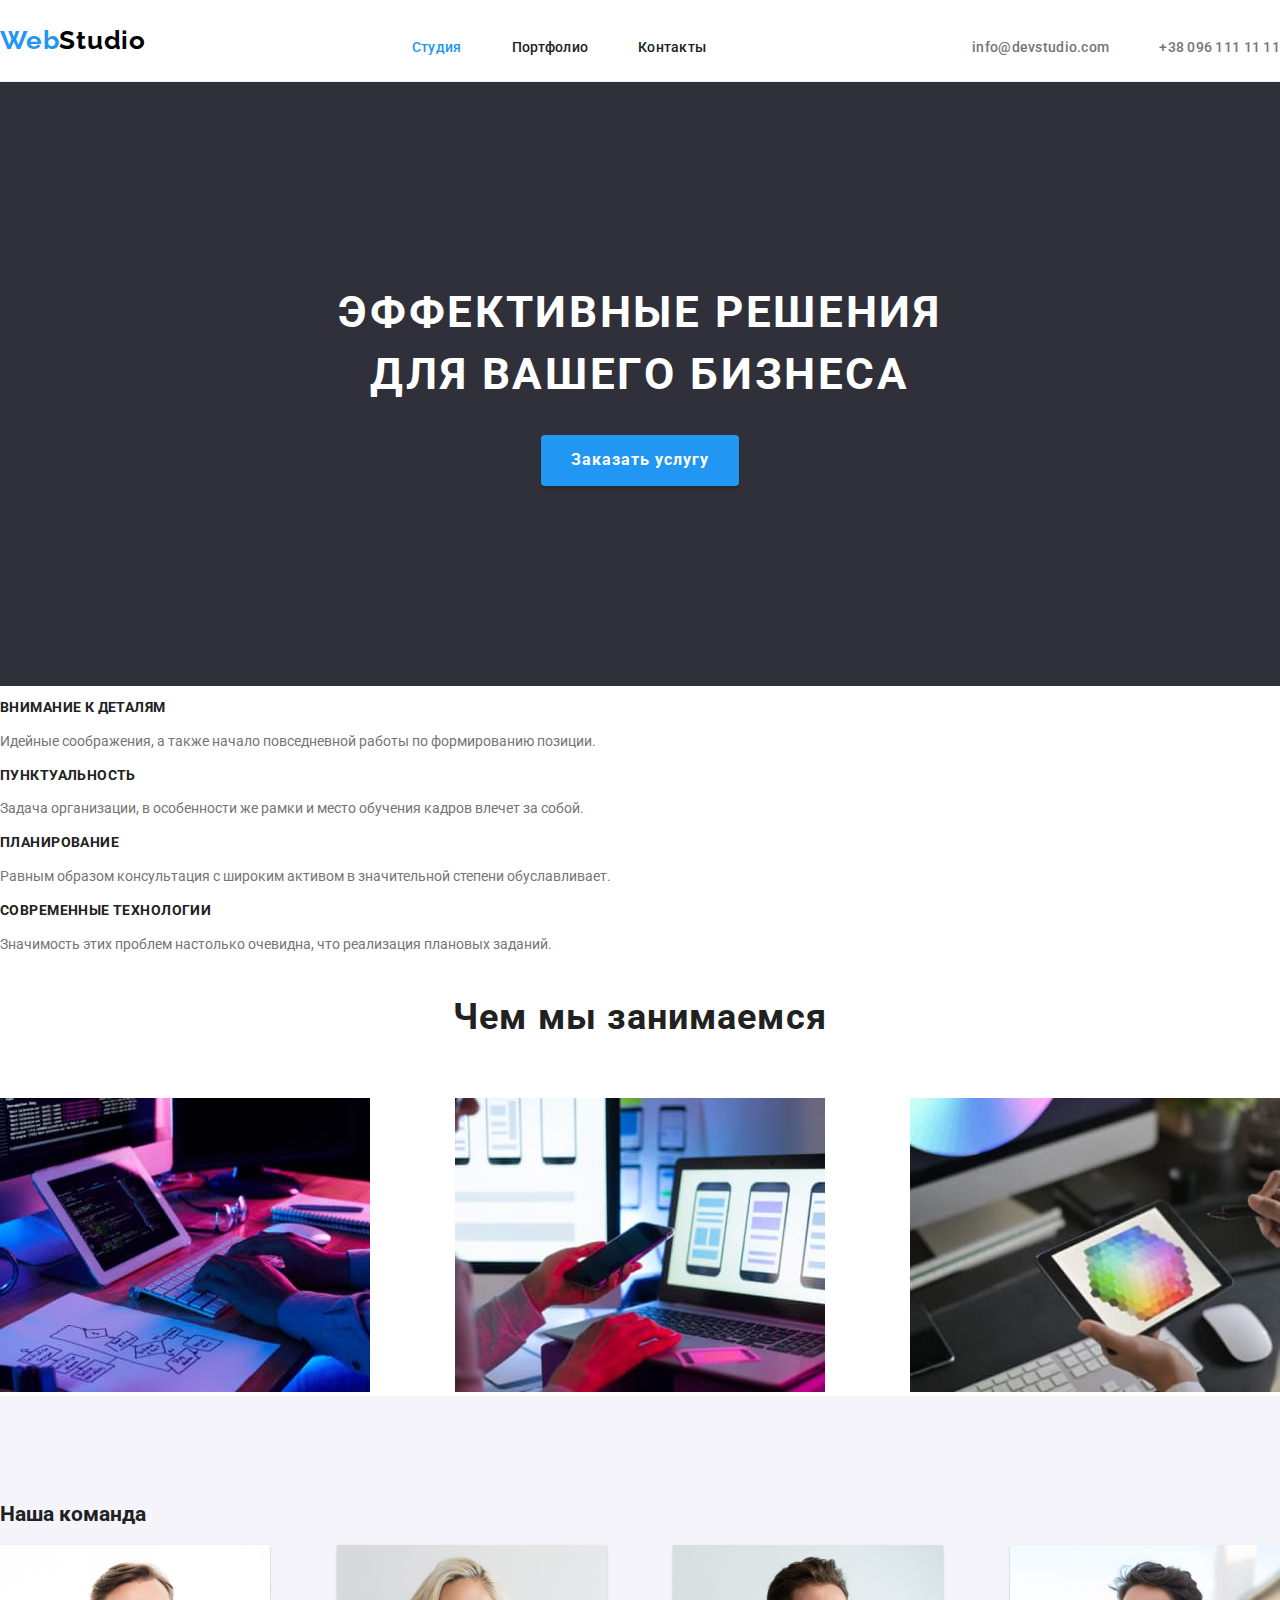
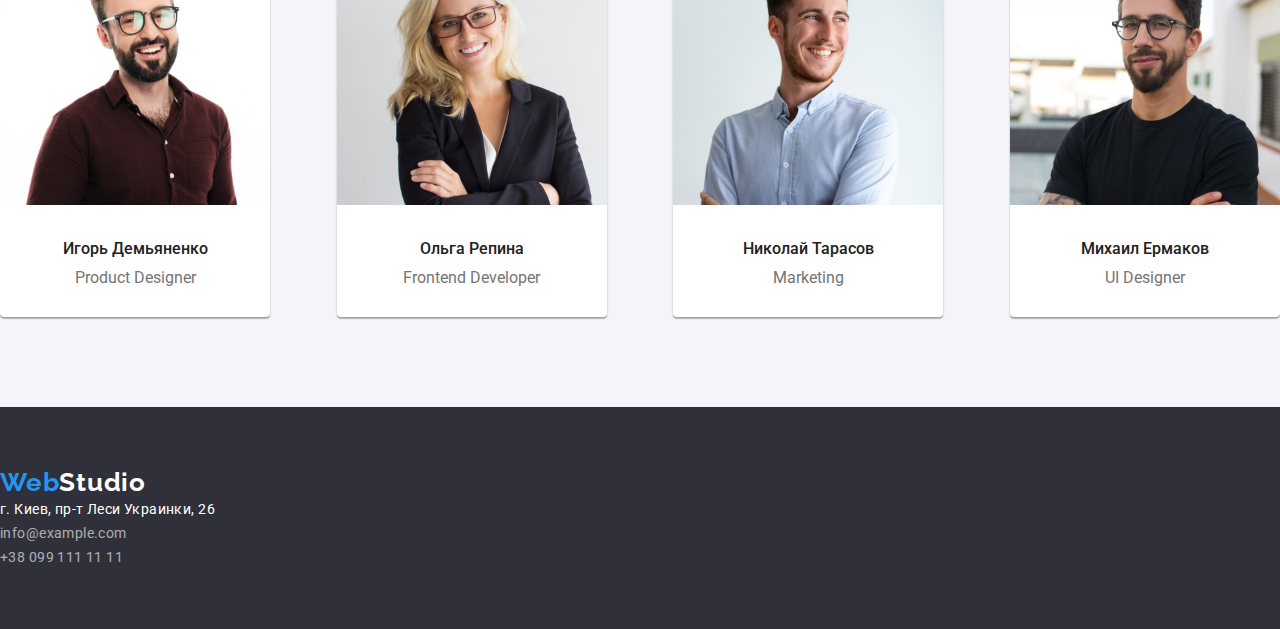
<file: index.html>
<!DOCTYPE html>
<html lang="ru">
<head>
    <meta charset="UTF-8">
    <meta http-equiv="X-UA-Compatible" content="IE=edge">
    <meta name="viewport" content="width=device-width, initial-scale=1.0">
    <link rel="stylesheet" href="./css/styles.css">
    <link rel="preconnect" href="https://fonts.gstatic.com">
    <link href="https://fonts.googleapis.com/css2?family=Raleway:wght@700&family=Roboto:wght@400;500;700;900&display=swap"
        rel="stylesheet">
    <title>Студия-WebStudio</title>
</head>
<body>
    <header class="header row end">
        <a href="index.html" class="header-logo logo"><span>Web</span>Studio</a>
        <nav>
            <ul class="row">
                <li>
                    <a href="index.html" class="page-link active-page">Студия</a>
                </li>
                <li>
                    <a href="portfolio.html" class="page-link">Портфолио</a>
                </li>
                <li>
                    <a href="#" class="page-link">Контакты</a>
                </li>
            </ul>
        </nav>
        <ul class="row">
            <li>
                <a href="mailto:info@devstudio.com" target="_blank" rel="noopener noreferrer" class="link link-hover">info@devstudio.com</a>
            </li>
            <li>
                <a href="tel:+380961111111" target="_blank" rel="noopener noreferrer" class="link link-hover">+38 096 111 11 11</a>
            </li>
        </ul>
    </header>
    <section class="hero">
        <h1 class="hero-title">Эффективные решения <br> для вашего бизнеса</h1>
        <button type="button" class="hero-button">Заказать услугу</button>
    </section>
    <section class="advantages">
        <h2 hidden>Наши преимущества</h2>
        <ul>
            <li>
                <h3 class="point-header">Внимание к деталям</h3>
                <p class="point-value text">Идейные соображения, а также начало повседневной работы по формированию позиции.</p>
            </li>
            <li>
                <h3 class="point-header">Пунктуальность</h3>
                <p class="point-value text">Задача организации, в особенности же рамки и место обучения кадров влечет за собой.</p>
            </li>
            <li>
                <h3 class="point-header">Планирование</h3>
                <p class="point-value text">Равным образом консультация с широким активом в значительной степени обуславливает.</p>
            </li>
            <li>
                <h3 class="point-header">Современные технологии</h3>
                <p class="point-value text">Значимость этих проблем настолько очевидна, что реализация плановых заданий.</p>
            </li>
        </ul>
    </section>
    <section>
        <h2 class="second-title">Чем мы занимаемся</h2>
        <ul class="row">
            <li>
                <img src="./images/what-we-do1.jpg" alt="как бы мы работали над вашим проектом" width="370" height="294">
            </li>
            <li>
                <img src="./images/what-we-do2.jpg" alt="еще один пример работы" width="370" height="294">
            </li>
            <li>
                <img src="./images/what-we-do3.jpg" alt="у нас лучшие дизайнеры" width="370" height="294">
            </li>
        </ul>
    </section>
    <section class="our-team">
        <h2>Наша команда</h2>
        <ul class="row">
            <li class="card">
                <img src="./images/product-designer.jpg" alt="product-designer" width="270" height="260">
                <h3 class="name">Игорь Демьяненко</h3>
                <p lang="en" class="position">Product Designer</p>
            </li>
            <li class="card">
                <img src="./images/frontend-developer.jpg" alt="frontend-developer" width="270" height="260">
                <h3 class="name">Ольга Репина</h3>
                <p lang="en" class="position">Frontend Developer</p>
            </li>
            <li class="card">
                <img src="./images/marketing.jpg " alt="marketing" width="270" height="260">
                <h3 class="name">Николай Тарасов</h3>
                <p lang="en" class="position">Marketing</p>
            </li>
            <li class="card">
                <img src="./images/ui-designer.jpg" alt="ui-designer" width="270" height="260">
                <h3 class="name">Михаил Ермаков</h3>
                <p lang="en" class="position">UI Designer</p>
            </li>
        </ul>
    </section>
    <footer class="footer">
        <a href="index.html" class="logo footer-logo"><span>Web</span>Studio</a>
        <address>
            <ul>
                <li>
                    <a href="https://goo.gl/maps/iHY8PVEZyVwbVwEV8" target="_blank" rel="noopener noreferrer" class="link-hover footer-link address">г. Киев, пр-т Леси Украинки, 26</a>
                </li>
                <li>
                    <a href="mailto:info@example.com" target="_blank" rel="noopener noreferrer" class="link-hover footer-link">info@example.com</a>
                </li>
                <li>
                    <a href="tel:+380991111111" target="_blank" rel="noopener noreferrer" class="link-hover footer-link">+38 099 111 11 11</a>
                </li>
            </ul>
        </address>
    </footer>
</body>
</html>
</file>
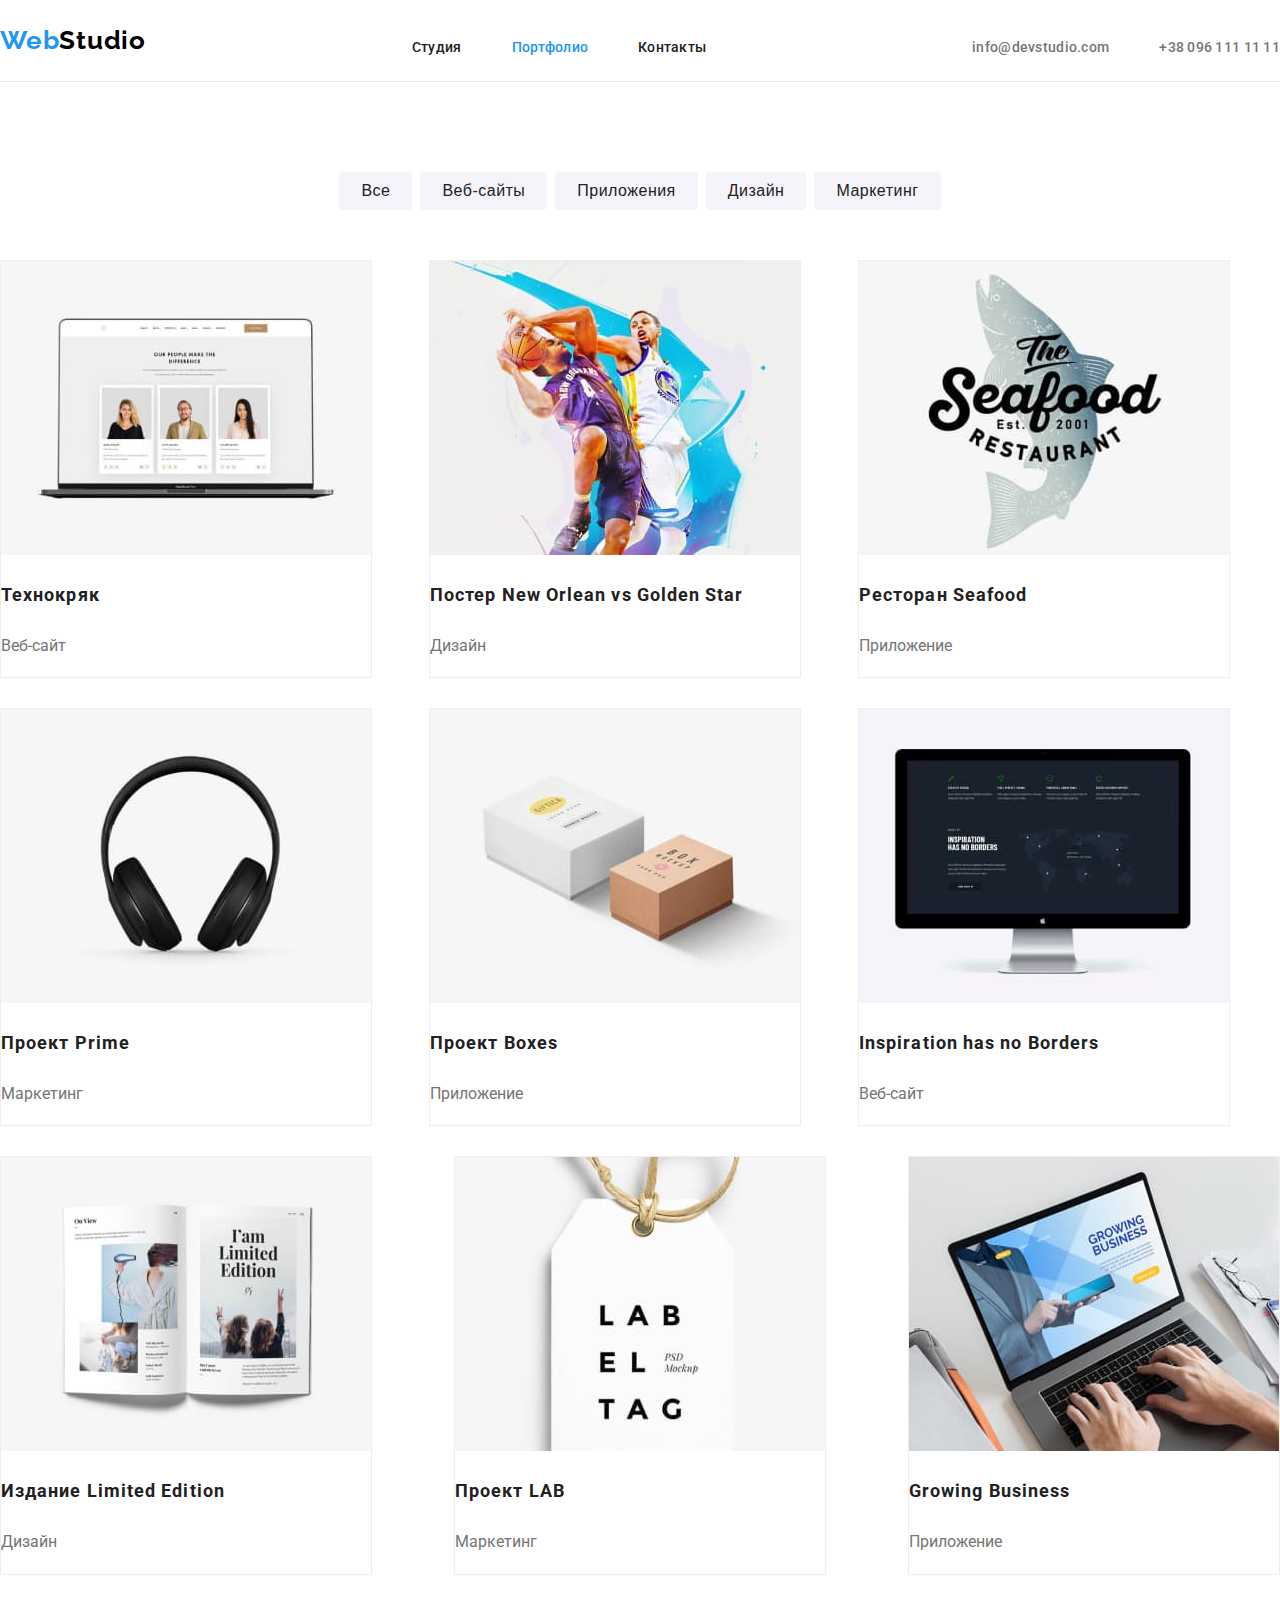
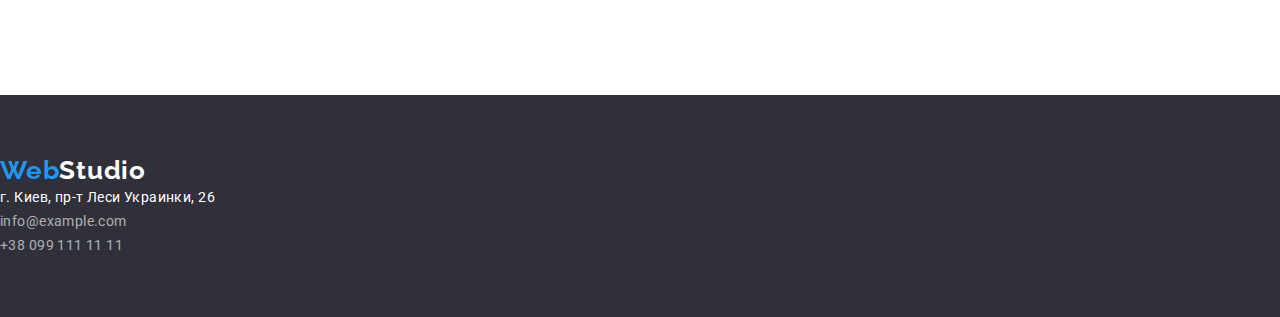
<file: portfolio.html>
<!DOCTYPE html>
<html lang="ru">
<head>
    <meta charset="UTF-8">
    <meta http-equiv="X-UA-Compatible" content="IE=edge">
    <meta name="viewport" content="width=device-width, initial-scale=1.0">
    <link rel="stylesheet" href="css/styles.css">
    <link rel="preconnect" href="https://fonts.gstatic.com">
    <link href="https://fonts.googleapis.com/css2?family=Raleway:wght@700&family=Roboto:wght@400;500;700;900&display=swap"
        rel="stylesheet">
    <title>Портфолио-WebStudio</title>
</head>
<body>
    <header class="header row end">
        <a href="index.html" class="header-logo logo"><span>Web</span>Studio</a>
        <nav>
            <ul class="row">
                <li>
                    <a href="index.html" class="page-link">Студия</a>
                </li>
                <li>
                    <a href="portfolio.html" class="page-link  active-page">Портфолио</a>
                </li>
                <li>
                    <a href="#" class="page-link">Контакты</a>
                </li>
            </ul>
        </nav>
        <ul class="row">
            <li>
                <a href="mailto:info@devstudio.com" target="_blank" rel="noopener noreferrer"
                    class="link link-hover">info@devstudio.com</a>
            </li>
            <li>
                <a href="tel:+380961111111" target="_blank" rel="noopener noreferrer" class="link link-hover">+38 096 111 11 11</a>
            </li>
        </ul>
    </header>
    <section class="portfolio">
        <ul class="button-row">
            <li>
                <button type="button" class="portfolio-button">Все</button>
            </li>
            <li>
                <button type="button" class="portfolio-button">Веб-сайты</button>
            </li>
            <li>
                <button type="button" class="portfolio-button">Приложения</button>
            </li>
            <li>
                <button type="button" class="portfolio-button">Дизайн</button>
            </li>
            <li>
                <button type="button" class="portfolio-button last">Маркетинг</button>
            </li>
        </ul>
        <ul class="row">
            <li class="portfolio-card">
                <img src="./images/portfolio/web.jpg" alt="website" width="370" height="294">
                <h3 class="project-name">Технокряк</h3>
                <p class="project-type">Веб-сайт</p>
            </li>
            <li class="portfolio-card">
                <img src="./images/portfolio/poster.jpg" alt="poster with basketball players" width="370" height="294">
                <h3 class="project-name">Постер New Orlean vs Golden Star</h3>
                <p class="project-type">Дизайн</p>
            </li>
            <li class="portfolio-card">
                <img src="./images/portfolio/restaurant.jpg" alt="restaurant-logo" width="370" height="294">
                <h3 class="project-name">Ресторан Seafood</h3>
                <p class="project-type">Приложение</p>
            </li>
            <li class="portfolio-card">
                <img src="./images/portfolio/prime.jpg" alt="headphones" width="370" height="294">
                <h3 class="project-name">Проект Prime</h3>
                <p class="project-type">Маркетинг</p>
            </li>
            <li class="portfolio-card">
                <img src="./images/portfolio/boxes.jpg" alt="boxes" width="370" height="294">
                <h3 class="project-name">Проект Boxes</h3>
                <p class="project-type">Приложение</p>
            </li>
            <li class="portfolio-card">
                <img src="./images/portfolio/inspiration.jpg" alt="monitor" width="370" height="294">
                <h3 class="project-name">Inspiration has no Borders</h3>
                <p class="project-type">Веб-сайт</p>
            </li>
            <li class="portfolio-card">
                <img src="./images/portfolio/edition.jpg" alt="book" width="370" height="294">
                <h3 class="project-name">Издание Limited Edition</h3>
                <p class="project-type">Дизайн</p>
            </li>
            <li class="portfolio-card">
                <img src="./images/portfolio/lab.jpg" alt="tag" width="370" height="294">
                <h3 class="project-name">Проект LAB</h3>
                <p class="project-type">Маркетинг</p>
            </li>
            <li class="portfolio-card">
                <img src="./images/portfolio/business.jpg" alt="business-site" width="370" height="294">
                <h3 class="project-name">Growing Business</h3>
                <p class="project-type">Приложение</p>
            </li>
        </ul>
    </section>
    <footer class="footer">
        <a href="index.html" class="logo footer-logo"><span>Web</span>Studio</a>
        <address>
            <ul>
                <li>
                    <a href="https://goo.gl/maps/iHY8PVEZyVwbVwEV8" target="_blank" rel="noopener noreferrer"
                        class="link-hover footer-link address">г. Киев, пр-т Леси Украинки, 26</a>
                </li>
                <li>
                    <a href="mailto:info@example.com" target="_blank" rel="noopener noreferrer"
                        class="link-hover footer-link">info@example.com</a>
                </li>
                <li>
                    <a href="tel:+380991111111" target="_blank" rel="noopener noreferrer" class="link-hover footer-link">+38
                        099 111 11 11</a>
                </li>
            </ul>
        </address>
    </footer>
</body>
</html>
</file>
<file: css/styles.css>
:root {
  --main-font: "Roboto", sans-serif;
  --secondary-font: "Raleway", sans-serif;
  --brand-color: #2196f3;
  --main-text-color: #212121;
  --sub-text-color: #757575;
  --white-color: #fff;
  --black-color: #000;
  --dark-backgraund: #2f303a;
  --light-background: #f5f4fa;
  --border-color: #ececec;
  --secondary-border-color: #eeeeee;
}

body {
  font-family: var(--main-font);
  font-size: 14px;
  line-height: 1.14;
  color: var(--main-text-color);
  margin: 0;
  font-style: normal;
}
button {
  cursor: pointer;
}
a {
  text-decoration: none;
  font-style: inherit;
}
ul {
  list-style: none;
  margin: 0;
  padding: 0;
}
.page-link, .link {
  font-weight: 500;
  line-height: 1.14;
  letter-spacing: 0.02em;
}
.link {
  color: var(--sub-text-color);
}
.page-link {
  color: var(--main-text-color);
}
.link-hover:focus,
.link-hover:hover {
  color: var(--brand-color);
  opacity: 1;
}
.logo span {
  color: var(--brand-color);
}
.logo {
  font-family: var(--secondary-font);
  font-size: 26px;
  line-height: 1.2;
  font-weight: bold;
  letter-spacing: 0.03em;
}
.header {
  border-bottom: 1px solid var(--border-color);
  padding: 25px 0;
}
.header-logo {
  color: var(--black-color);
}
.active-page {
  color: var(--brand-color);
}
.hero {
  background-color: var(--dark-backgraund);
  padding: 200px 0;
  text-align: center;
}
.hero-title {
  font-size: 44px;
  line-height: 1.4;
  text-transform: uppercase;
  color: var(--white-color);
  text-align: center;
  letter-spacing: 0.06em;
  margin-top: 0;
  margin-bottom: 30px;
}
.hero-button {
  color: var(--white-color);
  font-size: 16px;
  font-family: var(--main-font);
  font-weight: 700;
  letter-spacing: 0.06em;
  border: none;
  padding: 10px 30px;
  line-height: 1.9;
  background: var(--brand-color);
  box-shadow: 0 4px 4px rgba(0, 0, 0, 0.15);
  border-radius: 4px;
}
.point-header {
  font-size: 14px;
  line-height: 1.14;
  letter-spacing: 0.03em;
  text-transform: uppercase;
}
.text {
  color: var(--sub-text-color);
  line-height: 1.7;
}
.second-title {
  font-size: 36px;
  line-height: 1.7;
  text-align: center;
  letter-spacing: 0.03em;
  margin-bottom: 50px;
}
.our-team {
  padding: 90px 0;
  background-color: var(--light-background);
}
.row {
  display: flex;
  align-items: center;
  justify-content: space-between;
  flex-wrap: wrap;
}
.end {
  align-items: flex-end;
}
.row > li {
  margin-right: 50px;
}
.row > li:last-child {
  margin-right: 0;
}
.card {
  text-align: center;
  background-color: var(--white-color);
  box-shadow: 0 1px 3px rgba(0, 0, 0, 0.12), 0 1px 1px rgba(0, 0, 0, 0.14),
    0 2px 1px rgba(0, 0, 0, 0.2);
  border-radius: 0 0 4px 4px;
  padding-bottom: 30px;
}
.name {
  font-size: 16px;
  line-height: 1.2;
  font-weight: 500;
  text-transform: capitalize;
  margin-top: 30px;
  margin-bottom: 10px;
}
.position {
  color: var(--sub-text-color);
  font-size: 16px;
  line-height: 1.2;
  margin: 0;
}
.footer {
  padding: 60px 0;
  background-color: var(--dark-backgraund);
}
.footer-logo {
  color: var(--white-color);
}
.footer-link {
  font-style: normal;
  opacity: 0.6;
  color: var(--white-color);
  font-size: 14px;
  line-height: 1.7;
  letter-spacing: 0.03em;
}
.address {
  color: var(--white-color);
  opacity: 1;
}
/* ====== portfolio-page ====== */
.portfolio {
  padding: 90px 0;
}
.button-row {
  display: flex;
  align-items: center;
  justify-content: center;
  margin-bottom: 50px;
}
.portfolio-button {
  font-weight: 500;
  font-size: 16px;
  line-height: 1.6;
  color: var(--main-text-color);
  padding: 6px 22px;
  background-color: var(--light-background);
  border-radius: 4px;
  letter-spacing: 0.03em;
  border: none;
  margin-right: 8px;
}
.last {
  margin: 0;
}
.portfolio-button:hover,
.portfolio-button:focus {
  background-color: var(--brand-color);
  color: var(--white-color);
  box-shadow: 0 3px 1px rgba(0, 0, 0, 0.1), 0 1px 2px rgba(0, 0, 0, 0.08),
    0px 2px 2px rgba(0, 0, 0, 0.12);
}
.portfolio-card {
  border: 1px solid var(--secondary-border-color);
  margin-bottom: 30px;
}
.project-name {
  font-size: 18px;
  line-height: 2;
  letter-spacing: 0.06em;
}
.project-type {
  font-size: 16px;
  line-height: 1.9;
  color: var(--sub-text-color);
}
</file>
